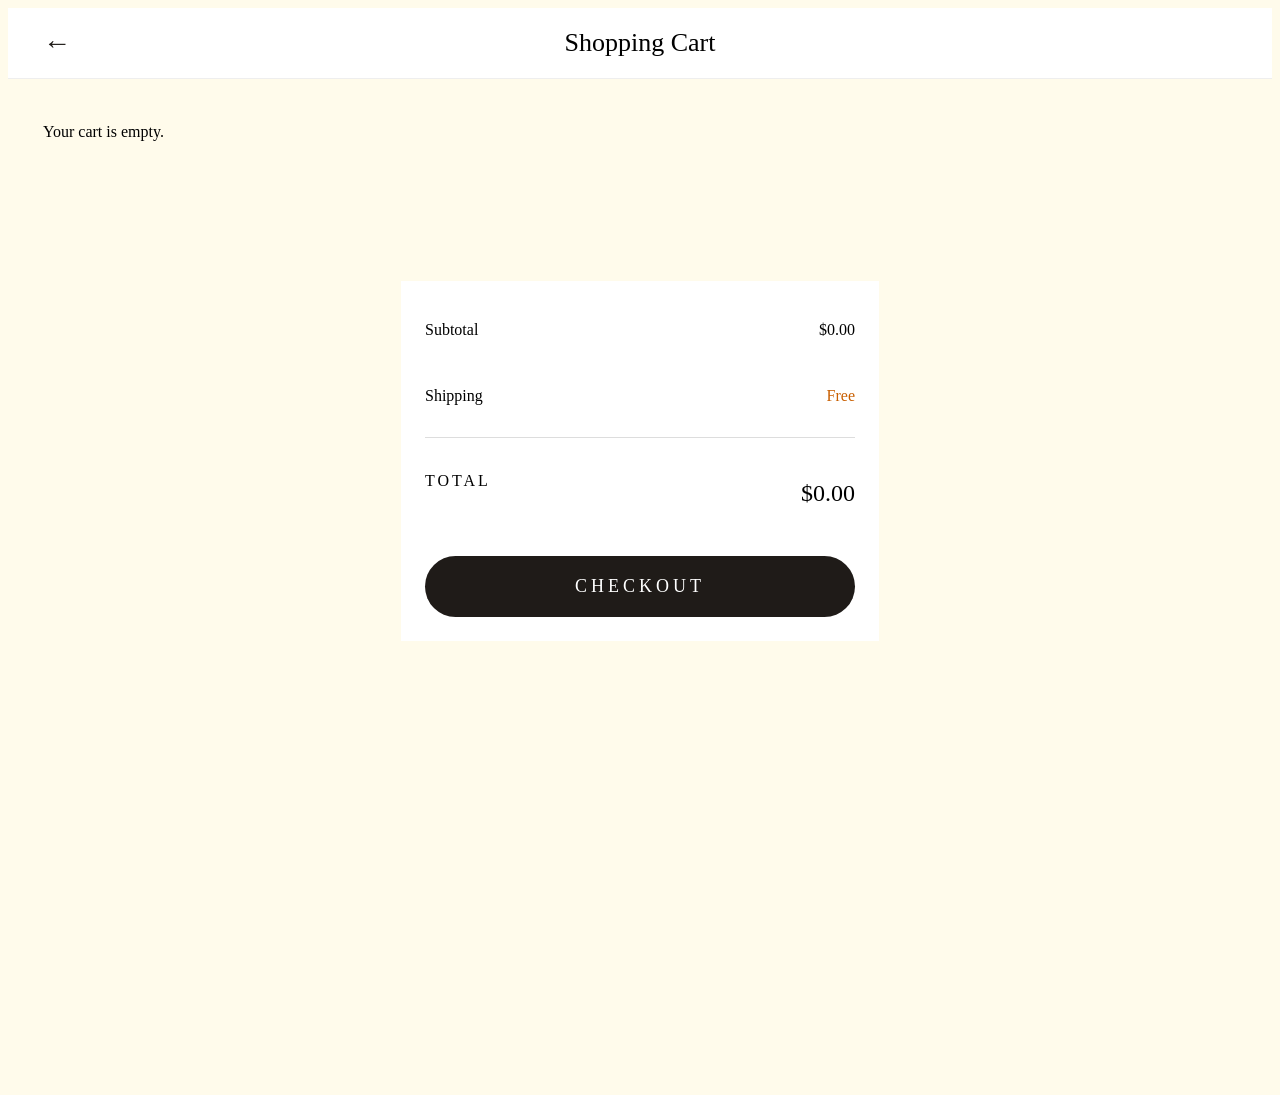
<file: cart.html>
<!DOCTYPE html>
<html lang="en">
<head>
    <meta charset="UTF-8">
    <meta name="viewport" content="width=device-width, initial-scale=1.0">
    <title>The Great Gatsby</title>
    <link rel="stylesheet" href="style.css">
</head>
<body>

    <header class="cartHeader">
        <a href="index.html" class="backButton">←</a>
        <h1>Shopping Cart</h1>
        <div></div>
      </header>
    
      <main class="cartPage">
    
        <div id="cartItems"></div>
    
        <section class="cartSummary">
          <div class="summaryRow">
            <p>Subtotal</p>
            <p id="subtotalText">$0.00</p>
          </div>
    
          <div class="summaryRow">
            <p>Shipping</p>
            <p class="freeText">Free</p>
          </div>
    
          <div class="summaryTotal">
            <p>Total</p>
            <p id="totalText">$0.00</p>
          </div>
    
          <a href="checkout.html" class="checkoutButton">Checkout</a>
        </section>
    
      </main>
  
  </body>
  <script src="script.js"></script>
</html>
</file>
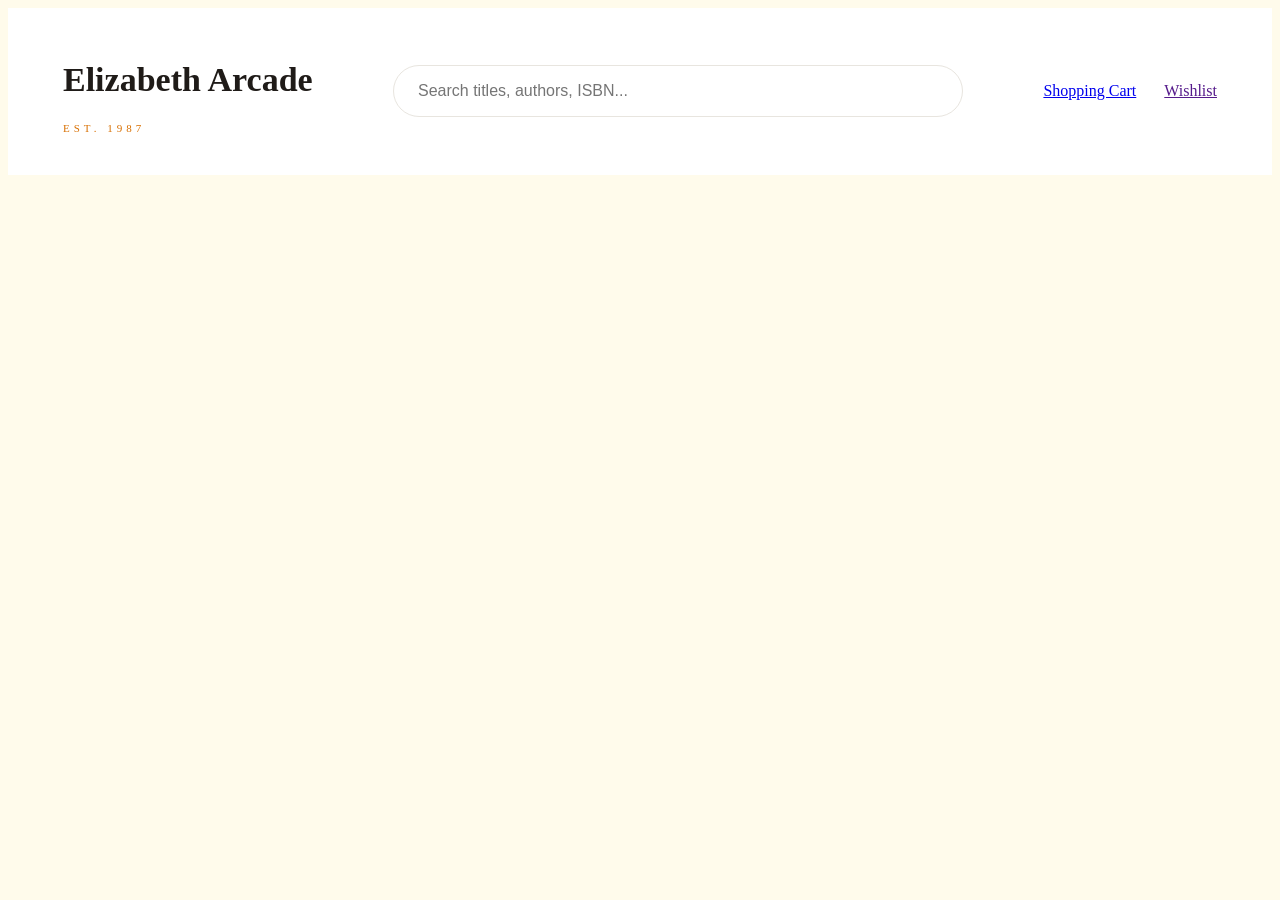
<file: cart2remove.html>
<!DOCTYPE html>
<html lang="en">
<head>
    <meta charset="UTF-8">
    <meta name="viewport" content="width=device-width, initial-scale=1.0">
    <link rel="stylesheet" href="style.css">
    <title>Document</title>
</head>
<body>
    <header class="topBar">
        <div class="brand">
            <h1>Elizabeth Arcade</h1>
            <p>EST. 1987</p>
        </div> 

        <div class="searchBar">
            <input type="text" placeholder="Search titles, authors, ISBN..." />
        </div>

        <div class="actionButtons">
        <a href="cart.html">Shopping Cart</a>
        <a href="">Wishlist</a>

        </div>
        

    </header>
</body>
</html>
</file>
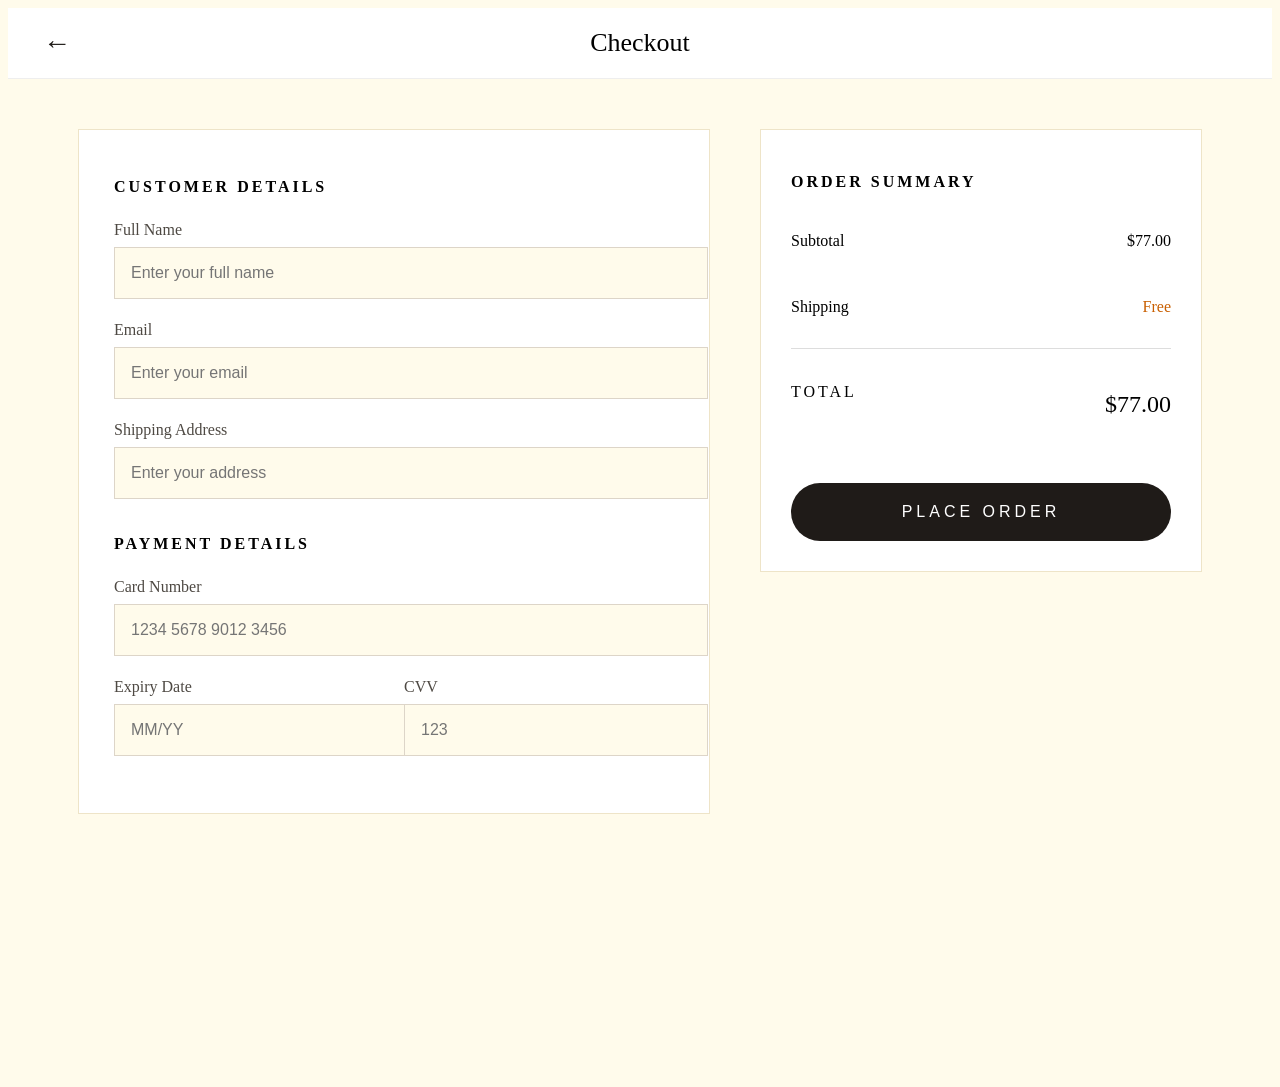
<file: checkout.html>
<!DOCTYPE html>
<html lang="en">
<head>
    <meta charset="UTF-8">
    <meta name="viewport" content="width=device-width, initial-scale=1.0">
    <title>Checkout</title>
    <link rel="stylesheet" href="style.css">
</head>
<body>

    <header class="checkoutHeader">
        <a href="cart.html" class="backButton">←</a>
        <h1>Checkout</h1>
        <div></div>
    </header>

    <main class="checkoutPage">

        <section class="checkoutForm">

            <h2>Customer Details</h2>

            <label>Full Name</label>
            <input id="fullNameInput" type="text" placeholder="Enter your full name">

            <label>Email</label>
            <input type="email" placeholder="Enter your email">

            <label>Shipping Address</label>
            <input type="text" placeholder="Enter your address">

            <h2>Payment Details</h2>

            <label>Card Number</label>
            <input type="text" placeholder="1234 5678 9012 3456">

            <div class="paymentRow">
                <div>
                    <label>Expiry Date</label>
                    <input type="text" placeholder="MM/YY">
                </div>

                <div>
                    <label>CVV</label>
                    <input type="text" placeholder="123">
                </div>
            </div>

        </section>

        <section class="checkoutSummary">

            <h2>Order Summary</h2>

            <div class="summaryRow">
                <p>Subtotal</p>
                <p>$77.00</p>
            </div>

            <div class="summaryRow">
                <p>Shipping</p>
                <p class="freeText">Free</p>
            </div>

            <div class="summaryTotal">
                <p>Total</p>
                <p>$77.00</p>
            </div>

            <button id="placeOrderButton" class="placeOrderButton">Place Order</button>

        </section>

    </main>
    <script src="script.js"></script>
</body>
</html>
</file>
<file: style.css>
body {
    background-color: #FFFBEB;
  }
.topBar {
  display: flex;
  align-items: center;
  justify-content: space-between;
  padding: 30px 55px;
  background-color: #ffffff;
}
.brand h1 {
    font-family: Georgia, serif;
    font-size: 34px;
    color: #1f1b18;
  }
.brand p {
    font-size: 11px;
    letter-spacing: 4px;
    color: #d86f00;
  }
.searchBar input {
    width: 520px;
    padding: 16px 24px;
    border: 1px solid #e8e5df;
    border-radius: 40px;
    font-size: 16px;
  } 
.actionButtons {
  display: flex;
  gap: 28px;
}
.categoryBar {
  display: flex;
  justify-content: center;
  gap: 16px; 
  padding: 20px 0 30px;
  background-color: #ffffff;
}
.categoryBar button {
  padding: 14px 28px;
  border: none;
  border-radius: 28px;
  background-color: #f3f2ef;
  font-size: 14px;
  letter-spacing: 2px;
  text-transform: uppercase;
}
.heroSection {
    height: 520px;
    background-image: url("images/hero.png");
    background-size: cover;
    background-position: center;
    padding-left: 55px;
    display: flex;
    align-items: center;
  }
  
  .heroContent {
    color: white;
    max-width: 700px;
  }
  
  .heroTag {
    background-color: #e67800;
    color: white;
    padding: 12px 20px;
    font-size: 12px;
  }
  
  .heroContent h2 {
    font-size: 70px;
    font-family: Georgia, serif;
  }
  
  .heroText {
    font-size: 20px;
    line-height: 1.6;
  }
  
  .heroButton {
    background-color: #e67800;
    color: white;
    border: none;
    padding: 18px 30px;
  }
  .statsBanner {
    display: flex;
    justify-content: space-around;
    align-items: center;
    background-color: white;
    padding: 40px 0;
  }
  
  .statItem {
    text-align: center;
  }
  
  .statItem h3 {
    font-size: 55px;
    font-family: Georgia, serif;
    color: #1f1b18;
  }
  
  .statItem p {
    font-size: 14px;
    letter-spacing: 4px;
    text-transform: uppercase;
    color: #8a847d;
  }
  .featuredSection {
    background-color: #1f1b18;
    color: white;
    padding: 60px 55px;
  }
  
  .sectionLabel {
    font-size: 13px;
    letter-spacing: 4px;
    text-transform: uppercase;
  }
  
  .featuredSection h2 {
    color: #f2b600;
    font-size: 18px;
    margin-bottom: 35px;
  }
  
  .bookGrid {
    display: flex;
    gap: 28px;
  }
  
  .bookCard {
    background-color: #282320;
    border: 1px solid #3a342f;
    border-radius: 14px;
    padding: 24px;
    width: 33%;
  }
  
  .bookCard img {
    width: 100%;
    height: 360px;
    object-fit: cover;
    border-radius: 12px;
  }
  
  .bookCard h3 {
    font-size: 26px;
    font-family: Georgia, serif;
    margin-top: 20px;
    margin-bottom: 8px;
  }
  
  .authorName {
    color: #c8c0ba;
    margin-bottom: 12px;
  }
  
  .editionText {
    color: #f2b600;
    font-size: 12px;
    margin-bottom: 14px;
  }
  
  .conditionTag {
    display: inline-block;
    background-color: #5b554f;
    padding: 8px 14px;
    border-radius: 20px;
    text-transform: uppercase;
    letter-spacing: 2px;
    font-size: 12px;
  }
  
  .cardBottom {
    display: flex;
    justify-content: space-between;
    align-items: center;
    margin-top: 28px;
  }
  
  .priceText {
    font-size: 32px;
    font-family: Georgia, serif;
  }
  
  .cardBottom button {
    background-color: #e67800;
    color: white;
    border: none;
    border-radius: 24px;
    padding: 12px 28px;
    text-transform: uppercase;
    cursor: pointer;
  }
  .recentSection {
    background-color: #FFFBEB;
    padding: 60px 55px;
  }
  
  .recentHeader {
    display: flex;
    justify-content: space-between;
    align-items: start;
    margin-bottom: 35px;
  }
  
  .recentHeader a {
    color: #1f1b18;
    font-size: 18px;
  }
  
  .recentCount {
    margin-top: 10px;
    color: #6f6861;
  }
  
  .recentGrid {
    display: grid;
    grid-template-columns: repeat(4, 1fr);
    gap: 28px;
  }
  
  .recentCard {
    background-color: #fffdf2;
    border-radius: 18px;
    overflow: hidden;
  }
  
  .recentCard img {
    width: 100%;
    height: 360px;
    object-fit: cover;
  }
  
  .recentCard h3 {
    font-family: Georgia, serif;
    font-size: 25px;
    margin: 18px 18px 8px;
  }
  
  .recentCard .authorName {
    margin: 0 18px 20px;
    color: #6f6861;
  }
  
  .recentBottom {
    display: flex;
    justify-content: space-between;
    border-top: 1px solid #eee4c8;
    padding: 14px 18px 20px;
  }
  
  .recentBottom p:first-child {
    font-size: 20px;
    color: #1f1b18;
  }
  
  .recentBottom p:last-child {
    font-size: 12px;
    letter-spacing: 3px;
    text-transform: uppercase;
    color: #aaa09a;
  }
  .viewButton {
    background-color: #e67800;
    color: white;
    text-decoration: none;
    border-radius: 24px;
    padding: 12px 28px;
    text-transform: uppercase;
    font-size: 14px;
  }
  .productTopBar {
    display: flex;
    justify-content: space-between;
    align-items: center;
    padding: 18px 24px;
    background-color: #ffffff;
  }
  
  .backButton {
    text-decoration: none;
    color: #1f1b18;
    font-size: 28px;
  }
  
  .productTopIcons {
    display: flex;
    gap: 18px;
  }
  
  .productTopIcons a {
    text-decoration: none;
    color: #1f1b18;
    font-size: 22px;
  }
  
  .productImageSection {
    background-color: #f4f4f4;
    text-align: center;
    padding: 40px 0;
  }
  
  .productImageSection img {
    width: 320px;
    height: auto;
  }
  
  .productInfoSection {
    background-color: #FFFBEB;
    padding: 32px 24px 60px;
  }
  
  .productTopInfo {
    display: flex;
    justify-content: space-between;
    align-items: center;
    margin-bottom: 28px;
  }
  
  .conditionLabel {
    display: inline-block;
    background-color: #f2f0e8;
    padding: 8px 14px;
    border-radius: 18px;
    font-size: 11px;
    letter-spacing: 2px;
    text-transform: uppercase;
    margin-bottom: 14px;
  }
  
  .productTextBlock h1 {
    font-family: Georgia, serif;
    font-size: 34px;
    margin: 0 0 10px;
    color: #1f1b18;
  }
  
  .productAuthor {
    font-size: 18px;
    color: #6f6861;
  }
  
  .productActionBox {
    display: flex;
    align-items: center;
    gap: 14px;
    background-color: #f8f8f8;
    padding: 14px;
  }
  
  .addToCartButton {
    background-color: #1f1b18;
    color: white;
    border: none;
    border-radius: 30px;
    padding: 18px 42px;
    text-transform: uppercase;
    letter-spacing: 2px;
    font-size: 14px;
  }
  
  .wishButton {
    background-color: white;
    border: 1px solid #d8d0c5;
    border-radius: 50%;
    width: 52px;
    height: 52px;
    font-size: 20px;
  }
  
  .priceSection {
    border-top: 1px solid #e8e0d3;
    padding-top: 24px;
    margin-bottom: 28px;
  }
  
  .priceSection h2 {
    font-family: Georgia, serif;
    font-size: 38px;
    margin: 0;
    color: #1f1b18;
  }
  
  .priceSection span {
    font-size: 18px;
    color: #7f776e;
  }
  
  .descriptionSection {
    margin-bottom: 28px;
  }
  
  .descriptionSection h3,
  .bookDetailsBox h3,
  .conditionBox h3 {
    font-size: 14px;
    letter-spacing: 4px;
    text-transform: uppercase;
    color: #5f584f;
    margin-bottom: 14px;
  }
  
  .descriptionSection p {
    color: #4e4943;
    line-height: 1.6;
  }
  
  .bookDetailsBox {
    border: 1px solid #e8e0d3;
    border-radius: 22px;
    padding: 24px;
    margin-bottom: 28px;
  }
  
  .detailRow {
    display: flex;
    justify-content: space-between;
    padding: 16px 0;
    border-bottom: 1px solid #eee4d6;
  }
  
  .detailRow:last-child {
    border-bottom: none;
  }
  
  .detailRow p {
    color: #4e4943;
  }
  
  .conditionBox {
    border: 1px solid #efcf72;
    border-radius: 22px;
    padding: 24px;
  }
  
  .conditionBox h3 {
    color: #9b5a21;
  }
  
  .conditionBox p {
    color: #4e4943;
    line-height: 1.6;
  }
  .cartHeader {
    height: 70px;
    background-color: white;
    display: grid;
    grid-template-columns: 1fr 1fr 1fr;
    align-items: center;
    padding: 0 35px;
    border-bottom: 1px solid #eee;
  }
  
  .cartHeader h1 {
    text-align: center;
    font-family: Georgia, serif;
    font-size: 26px;
    font-weight: 400;
  }
  
  .cartHeader a {
    text-decoration: none;
    color: #1f1b18;
    font-size: 28px;
  }
  
  .cartPage {
    background-color: #FFFBEB;
    min-height: 100vh;
    padding: 28px 35px 80px;
  }
  
  .cartItem {
    display: flex;
    align-items: center;
    gap: 22px;
    border: 1px solid #eee4c8;
    padding: 18px;
    margin-bottom: 20px;
    background-color: #FFFBEB;
  }
  
  .cartItem img {
    width: 90px;
    height: 120px;
    object-fit: cover;
  }
  
  .cartDetails {
    flex: 1;
  }
  
  .cartDetails h2 {
    font-family: Georgia, serif;
    font-size: 22px;
    margin: 0 0 8px;
  }
  
  .cartDetails p {
    margin: 6px 0;
    color: #6f6861;
  }
  
  .cartCondition {
    display: inline-block;
    background-color: white;
    border: 1px solid #e2ddd3;
    padding: 6px 12px;
    text-transform: uppercase;
    letter-spacing: 2px;
    font-size: 11px;
  }
  
  .cartPrice {
    font-family: Georgia, serif;
    font-size: 22px;
    color: #1f1b18 !important;
    margin-top: 22px !important;
  }
  
  .quantityBox {
    display: flex;
    align-items: center;
    border: 1px solid #d8d0c5;
    height: 38px;
  }
  
  .quantityBox button {
    border: none;
    background: none;
    padding: 8px 14px;
    font-size: 18px;
  }
  
  .quantityBox p {
    padding: 0 16px;
    color: #1f1b18;
  }
  
  .deleteButton {
    border: none;
    background: none;
    font-size: 18px;
    color: #8c8379;
  }
  
  .cartSummary {
    width: 430px;
    margin: 140px auto 0;
    background-color: white;
    padding: 24px;
  }
  
  .summaryRow,
  .summaryTotal {
    display: flex;
    justify-content: space-between;
    margin-bottom: 16px;
  }
  
  .summaryRow p,
  .summaryTotal p {
    font-family: Georgia, serif;
    font-size: 16px;
  }
  
  .summaryTotal {
    border-top: 1px solid #ddd;
    padding-top: 18px;
    text-transform: uppercase;
    letter-spacing: 3px;
  }
  
  .summaryTotal p:last-child {
    font-size: 24px;
    letter-spacing: 0;
    text-transform: none;
  }
  
  .freeText {
    color: #c95f00;
  }
  
  .checkoutButton {
    display: block;
    text-align: center;
    background-color: #1f1b18;
    color: white;
    text-decoration: none;
    padding: 20px;
    border-radius: 40px;
    text-transform: uppercase;
    letter-spacing: 4px;
    font-size: 18px;
    margin-top: 25px;
  }
  .checkoutHeader {
    height: 70px;
    background-color: white;
    display: grid;
    grid-template-columns: 1fr 1fr 1fr;
    align-items: center;
    padding: 0 35px;
    border-bottom: 1px solid #eee;
  }
  
  .checkoutHeader h1 {
    text-align: center;
    font-family: Georgia, serif;
    font-size: 26px;
    font-weight: 400;
  }
  
  .checkoutPage {
    background-color: #FFFBEB;
    min-height: 100vh;
    padding: 50px 70px;
    display: flex;
    gap: 50px;
    align-items: flex-start;
  }
  
  .checkoutForm {
    flex: 1;
    background-color: white;
    padding: 35px;
    border: 1px solid #eee4c8;
  }
  
  .checkoutForm h2,
  .checkoutSummary h2 {
    font-size: 16px;
    letter-spacing: 3px;
    text-transform: uppercase;
    margin-bottom: 25px;
  }
  
  .checkoutForm label {
    display: block;
    margin-bottom: 8px;
    font-family: Georgia, serif;
    color: #4e4943;
  }
  
  .checkoutForm input {
    width: 100%;
    padding: 16px;
    margin-bottom: 22px;
    border: 1px solid #ddd5c8;
    background-color: #FFFBEB;
    font-size: 16px;
  }
  
  .paymentRow {
    display: flex;
    gap: 20px;
  }
  
  .paymentRow div {
    flex: 1;
  }
  
  .checkoutSummary {
    width: 380px;
    background-color: white;
    padding: 30px;
    border: 1px solid #eee4c8;
  }
  
  .placeOrderButton {
    width: 100%;
    background-color: #1f1b18;
    color: white;
    border: none;
    border-radius: 40px;
    padding: 20px;
    text-transform: uppercase;
    letter-spacing: 4px;
    font-size: 16px;
    margin-top: 25px;
    cursor: pointer;
  }
</file>
